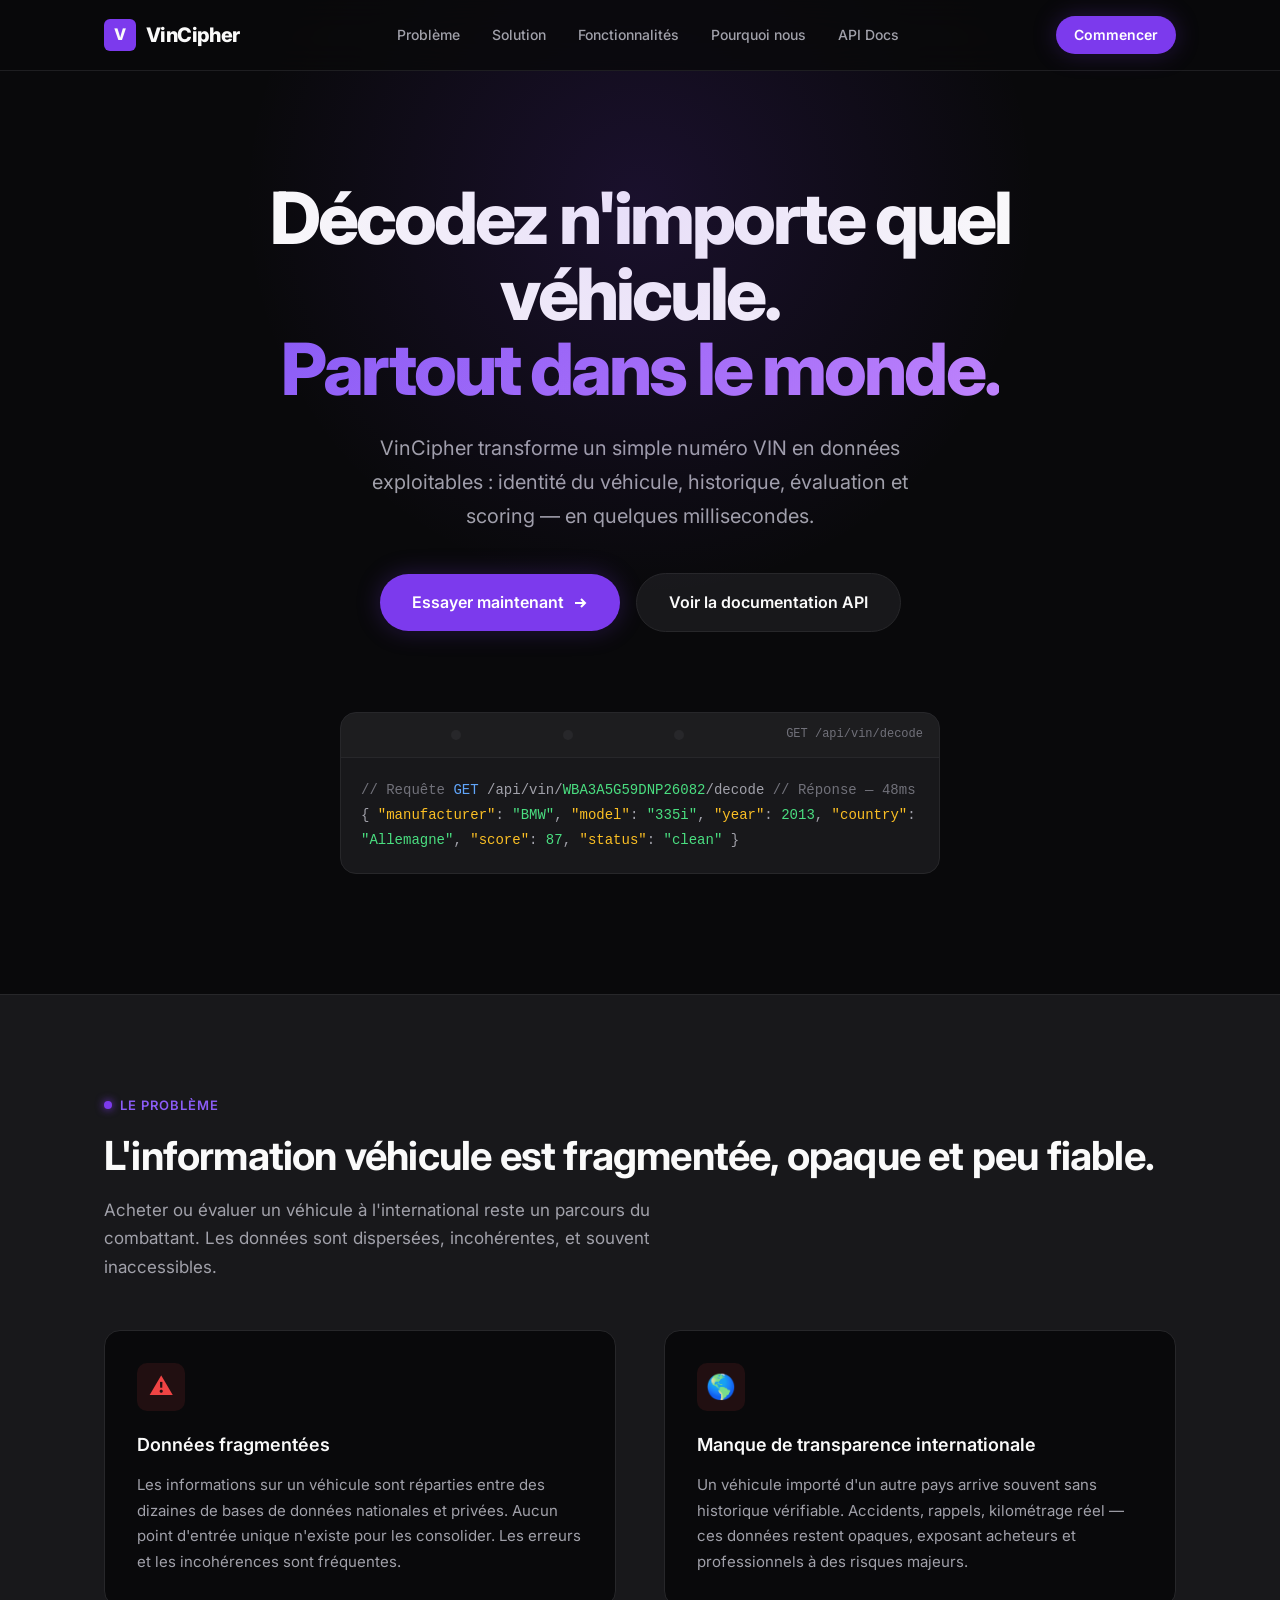
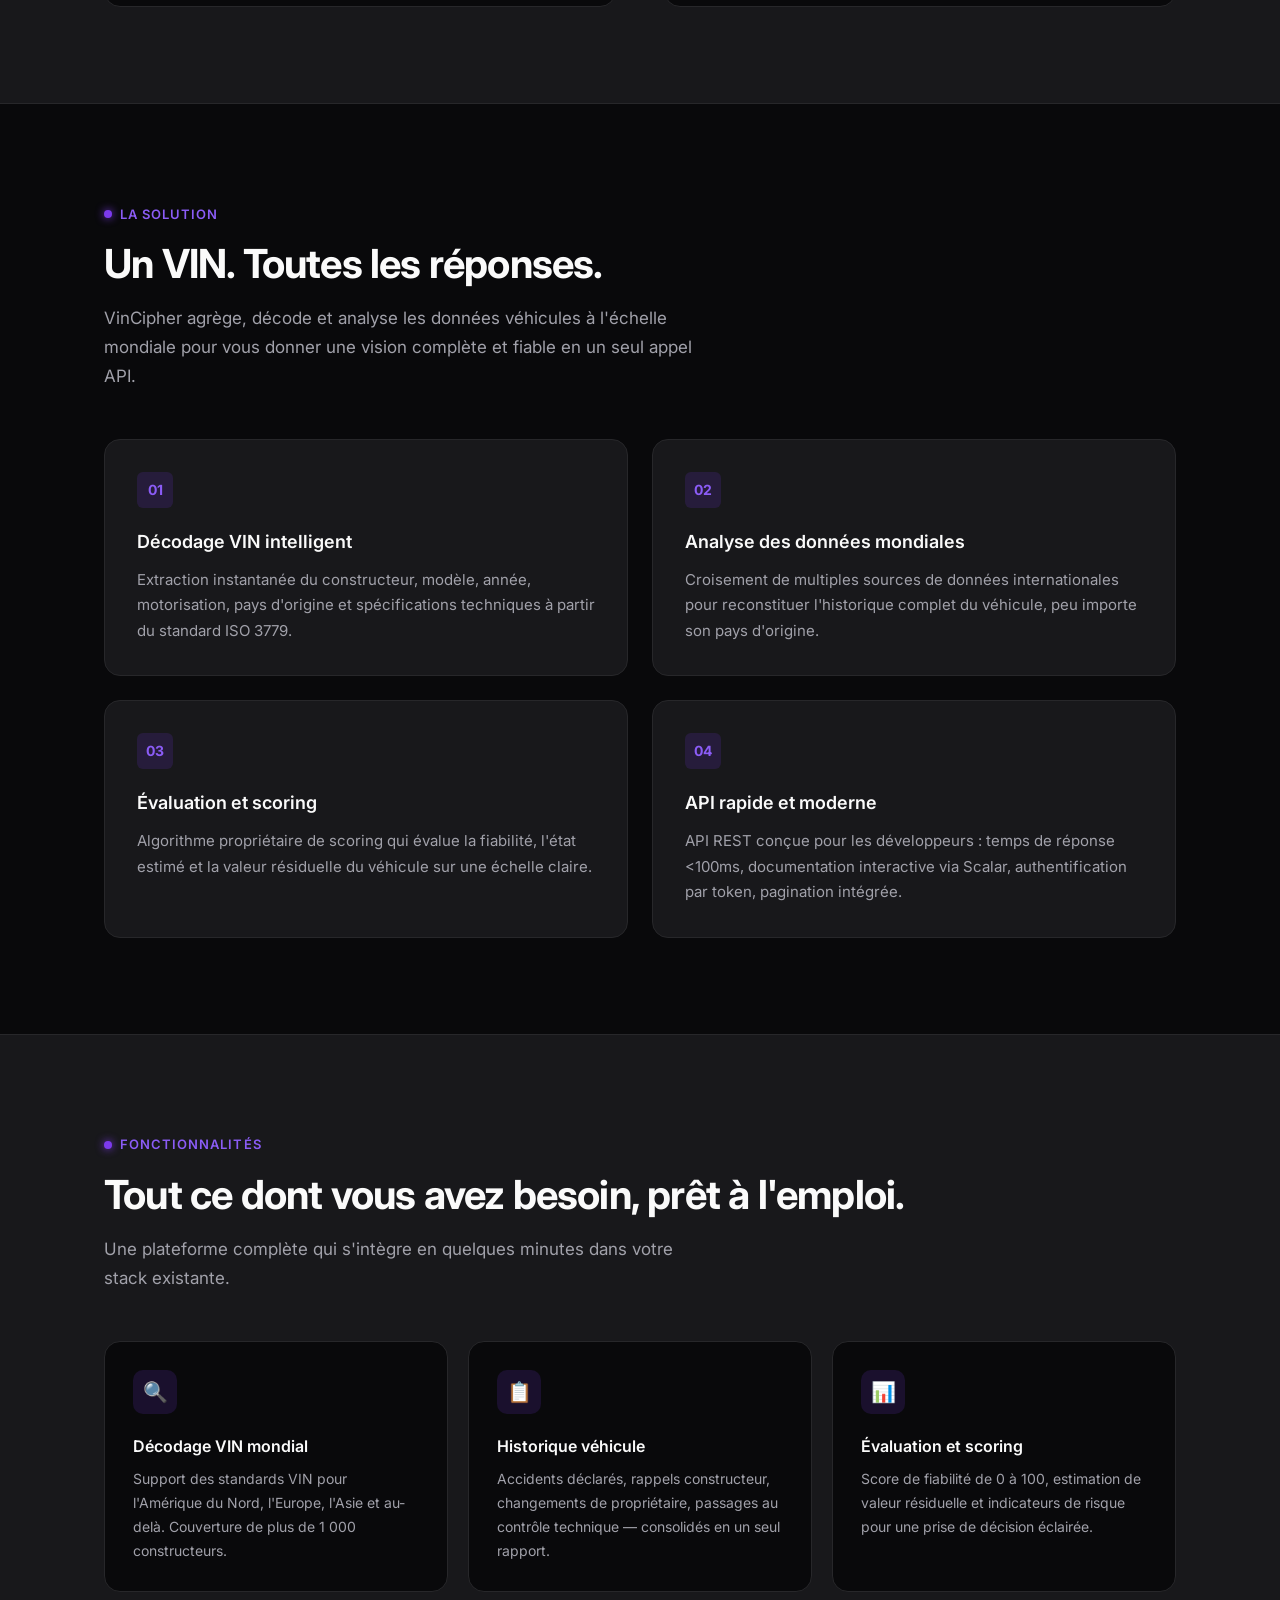
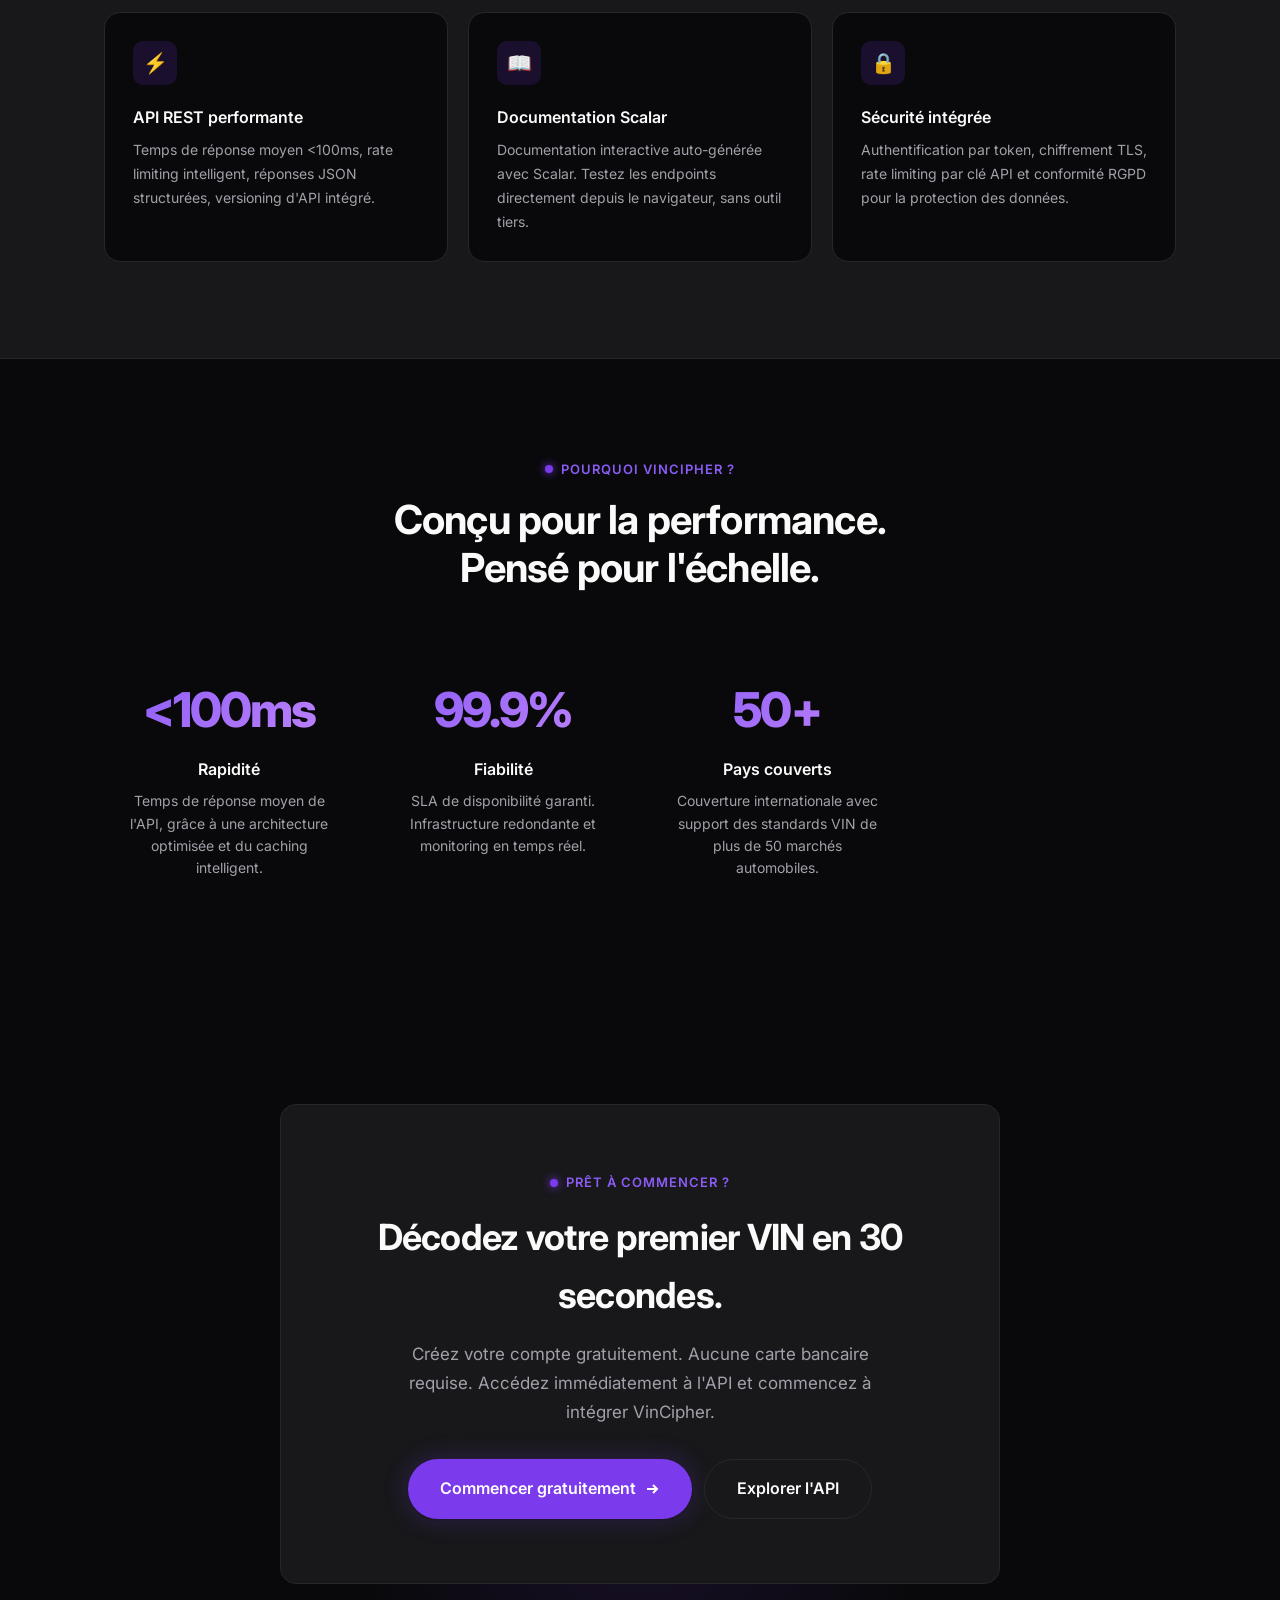
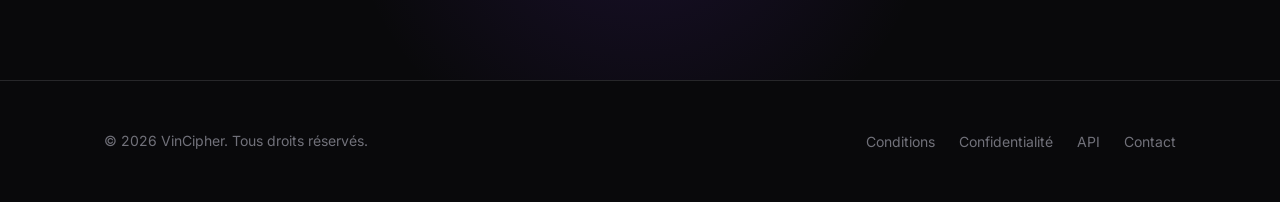
<file: HermesEyes.com/wwwroot/index.html>
<!DOCTYPE html>
<html lang="fr">
<head>
    <meta charset="UTF-8">
    <meta name="viewport" content="width=device-width, initial-scale=1.0">
    <title>VinCipher &mdash; D&eacute;codez et &eacute;valuez n&#39;importe quel v&eacute;hicule au monde</title>
    <meta name="description" content="VinCipher est une plateforme SaaS qui d&eacute;code et &eacute;value les v&eacute;hicules du monde entier &agrave; partir de leur VIN. API rapide, fiable et moderne.">
    <link rel="preconnect" href="https://fonts.googleapis.com">
    <link rel="preconnect" href="https://fonts.gstatic.com" crossorigin>
    <link href="https://fonts.googleapis.com/css2?family=Inter:wght@400;500;600;700;800&display=swap" rel="stylesheet">
    <style>
        *,*::before,*::after{margin:0;padding:0;box-sizing:border-box}
        :root{--color-bg:#09090b;--color-surface:#18181b;--color-surface-hover:#27272a;--color-border:#27272a;--color-border-subtle:#1e1e21;--color-text:#fafafa;--color-text-secondary:#a1a1aa;--color-text-muted:#71717a;--color-accent:#7c3aed;--color-accent-light:#8b5cf6;--color-accent-glow:rgba(124,58,237,0.15);--color-accent-glow-strong:rgba(124,58,237,0.25);--font-sans:'Inter',-apple-system,BlinkMacSystemFont,'Segoe UI',sans-serif;--radius-sm:6px;--radius-md:10px;--radius-lg:16px;--radius-full:9999px;--max-width:1120px}
        html{scroll-behavior:smooth;-webkit-font-smoothing:antialiased;-moz-osx-font-smoothing:grayscale}
        body{font-family:var(--font-sans);background-color:var(--color-bg);color:var(--color-text);line-height:1.6;overflow-x:hidden}
        a{color:inherit;text-decoration:none}
        img{display:block;max-width:100%}
        .container{width:100%;max-width:var(--max-width);margin:0 auto;padding:0 24px}
        .section{padding:96px 0}
        .section-label{display:inline-flex;align-items:center;gap:8px;font-size:13px;font-weight:600;text-transform:uppercase;letter-spacing:.08em;color:var(--color-accent-light);margin-bottom:16px}
        .section-label::before{content:'';display:inline-block;width:8px;height:8px;border-radius:50%;background:var(--color-accent);box-shadow:0 0 8px var(--color-accent)}
        .section-title{font-size:clamp(28px,4vw,40px);font-weight:700;line-height:1.2;letter-spacing:-.02em;margin-bottom:16px}
        .section-description{font-size:17px;color:var(--color-text-secondary);max-width:600px;line-height:1.7}
        .btn{display:inline-flex;align-items:center;justify-content:center;gap:8px;padding:12px 24px;font-size:15px;font-weight:600;font-family:var(--font-sans);border-radius:var(--radius-full);border:none;cursor:pointer;transition:all .2s ease;white-space:nowrap}
        .btn-primary{background:var(--color-accent);color:#fff;box-shadow:0 0 24px var(--color-accent-glow-strong),0 1px 2px rgba(0,0,0,.3)}
        .btn-primary:hover{background:var(--color-accent-light);box-shadow:0 0 32px var(--color-accent-glow-strong),0 4px 12px rgba(0,0,0,.4);transform:translateY(-1px)}
        .btn-secondary{background:var(--color-surface);color:var(--color-text);border:1px solid var(--color-border)}
        .btn-secondary:hover{background:var(--color-surface-hover);border-color:var(--color-text-muted)}
        .btn-large{padding:16px 32px;font-size:16px}
        .navbar{position:fixed;top:0;left:0;right:0;z-index:100;padding:16px 0;background:rgba(9,9,11,.8);backdrop-filter:blur(16px);-webkit-backdrop-filter:blur(16px);border-bottom:1px solid var(--color-border-subtle)}
        .navbar .container{display:flex;align-items:center;justify-content:space-between}
        .navbar-brand{display:flex;align-items:center;gap:10px;font-size:20px;font-weight:800;letter-spacing:-.03em}
        .navbar-brand-icon{display:flex;align-items:center;justify-content:center;width:32px;height:32px;background:var(--color-accent);border-radius:var(--radius-sm);font-size:16px}
        .navbar-links{display:flex;align-items:center;gap:32px;list-style:none}
        .navbar-links a{font-size:14px;font-weight:500;color:var(--color-text-secondary);transition:color .2s}
        .navbar-links a:hover{color:var(--color-text)}
        .navbar-actions{display:flex;align-items:center;gap:12px}
        .navbar-actions .btn{padding:8px 18px;font-size:14px}
        .mobile-toggle{display:none;background:none;border:none;color:var(--color-text);cursor:pointer;padding:8px}
        .hero{position:relative;padding:180px 0 120px;text-align:center;overflow:hidden}
        .hero::before{content:'';position:absolute;top:-200px;left:50%;transform:translateX(-50%);width:800px;height:800px;background:radial-gradient(ellipse,var(--color-accent-glow) 0%,transparent 70%);pointer-events:none}
        .hero-badge{display:inline-flex;align-items:center;gap:8px;padding:6px 16px;font-size:13px;font-weight:500;color:var(--color-accent-light);background:var(--color-accent-glow);border:1px solid rgba(124,58,237,.2);border-radius:var(--radius-full);margin-bottom:32px}
        .hero-badge-dot{width:6px;height:6px;border-radius:50%;background:var(--color-accent-light);animation:pulse-dot 2s ease-in-out infinite}
        @keyframes pulse-dot{0%,100%{opacity:1}50%{opacity:.4}}
        .hero-title{font-size:clamp(40px,6vw,72px);font-weight:800;line-height:1.05;letter-spacing:-.04em;margin-bottom:24px;max-width:800px;margin-left:auto;margin-right:auto}
        .hero-title .highlight{background:linear-gradient(135deg,var(--color-accent-light),#c084fc);-webkit-background-clip:text;background-clip:text;-webkit-text-fill-color:transparent;color:transparent}
        .hero-subtitle{font-size:clamp(17px,2vw,20px);color:var(--color-text-secondary);max-width:560px;margin:0 auto 40px;line-height:1.7}
        .hero-actions{display:flex;align-items:center;justify-content:center;gap:16px;flex-wrap:wrap}
        .hero-visual{margin-top:80px;position:relative}
        .hero-code-block{max-width:600px;margin:0 auto;background:var(--color-surface);border:1px solid var(--color-border);border-radius:var(--radius-lg);overflow:hidden;text-align:left}
        .hero-code-header{display:flex;align-items:center;gap:8px;padding:12px 16px;background:rgba(255,255,255,.02);border-bottom:1px solid var(--color-border)}
        .hero-code-dot{width:10px;height:10px;border-radius:50%;background:var(--color-border)}
        .hero-code-header span{margin-left:auto;font-size:12px;color:var(--color-text-muted);font-family:monospace}
        .hero-code-body{padding:20px;font-family:'SF Mono','Fira Code','Cascadia Code',monospace;font-size:14px;line-height:1.8;color:var(--color-text-secondary);overflow-x:auto}
        .hero-code-body .keyword{color:#c084fc}.hero-code-body .string{color:#4ade80}.hero-code-body .comment{color:var(--color-text-muted)}.hero-code-body .method{color:#60a5fa}.hero-code-body .property{color:#fbbf24}
        .problem{background:var(--color-surface);border-top:1px solid var(--color-border);border-bottom:1px solid var(--color-border)}
        .problem-grid{display:grid;grid-template-columns:1fr 1fr;gap:48px;align-items:center;margin-top:48px}
        .problem-card{padding:32px;background:var(--color-bg);border:1px solid var(--color-border);border-radius:var(--radius-lg)}
        .problem-card-icon{display:flex;align-items:center;justify-content:center;width:48px;height:48px;border-radius:var(--radius-md);background:rgba(239,68,68,.1);color:#ef4444;font-size:24px;margin-bottom:20px}
        .problem-card h3{font-size:18px;font-weight:600;margin-bottom:12px}
        .problem-card p{font-size:15px;color:var(--color-text-secondary);line-height:1.7}
        .solution-grid{display:grid;grid-template-columns:repeat(2,1fr);gap:24px;margin-top:48px}
        .solution-card{padding:32px;background:var(--color-surface);border:1px solid var(--color-border);border-radius:var(--radius-lg);transition:border-color .2s,box-shadow .2s}
        .solution-card:hover{border-color:var(--color-accent);box-shadow:0 0 24px var(--color-accent-glow)}
        .solution-card-number{display:flex;align-items:center;justify-content:center;width:36px;height:36px;border-radius:var(--radius-sm);background:var(--color-accent-glow);color:var(--color-accent-light);font-size:14px;font-weight:700;margin-bottom:20px}
        .solution-card h3{font-size:18px;font-weight:600;margin-bottom:10px}
        .solution-card p{font-size:15px;color:var(--color-text-secondary);line-height:1.7}
        .features{background:var(--color-surface);border-top:1px solid var(--color-border);border-bottom:1px solid var(--color-border)}
        .features-grid{display:grid;grid-template-columns:repeat(3,1fr);gap:20px;margin-top:48px}
        .feature-card{padding:28px;background:var(--color-bg);border:1px solid var(--color-border);border-radius:var(--radius-lg);transition:border-color .2s}
        .feature-card:hover{border-color:var(--color-text-muted)}
        .feature-icon{display:flex;align-items:center;justify-content:center;width:44px;height:44px;border-radius:var(--radius-md);background:var(--color-accent-glow);margin-bottom:20px;font-size:20px}
        .feature-card h3{font-size:16px;font-weight:600;margin-bottom:8px}
        .feature-card p{font-size:14px;color:var(--color-text-secondary);line-height:1.7}
        .why-grid{display:grid;grid-template-columns:repeat(4,1fr);gap:24px;margin-top:48px}
        .why-card{text-align:center;padding:32px 20px}
        .why-metric{font-size:48px;font-weight:800;letter-spacing:-.04em;background:linear-gradient(135deg,var(--color-accent-light),#c084fc);-webkit-background-clip:text;background-clip:text;-webkit-text-fill-color:transparent;color:transparent;margin-bottom:8px}
        .why-card h3{font-size:16px;font-weight:600;margin-bottom:8px}
        .why-card p{font-size:14px;color:var(--color-text-secondary);line-height:1.6}
        .cta{text-align:center;position:relative;overflow:hidden}
        .cta::before{content:'';position:absolute;bottom:-100px;left:50%;transform:translateX(-50%);width:600px;height:600px;background:radial-gradient(ellipse,var(--color-accent-glow) 0%,transparent 70%);pointer-events:none}
        .cta-box{position:relative;padding:64px 48px;background:var(--color-surface);border:1px solid var(--color-border);border-radius:var(--radius-lg);max-width:720px;margin:0 auto}
        .cta-box h2{font-size:clamp(28px,3.5vw,36px);font-weight:700;letter-spacing:-.02em;margin-bottom:16px}
        .cta-box p{font-size:17px;color:var(--color-text-secondary);margin-bottom:32px;max-width:480px;margin-left:auto;margin-right:auto;line-height:1.7}
        .footer{padding:48px 0;border-top:1px solid var(--color-border)}
        .footer .container{display:flex;align-items:center;justify-content:space-between}
        .footer-brand{font-size:14px;color:var(--color-text-muted)}
        .footer-links{display:flex;gap:24px;list-style:none}
        .footer-links a{font-size:14px;color:var(--color-text-muted);transition:color .2s}
        .footer-links a:hover{color:var(--color-text)}
        .footer-tech{display:flex;align-items:center;gap:8px;font-size:13px;color:var(--color-text-muted)}
        .footer-tech-badge{padding:2px 8px;font-size:11px;font-weight:600;background:var(--color-accent-glow);color:var(--color-accent-light);border-radius:var(--radius-sm)}
        @media(max-width:1024px){.features-grid{grid-template-columns:repeat(2,1fr)}.why-grid{grid-template-columns:repeat(2,1fr)}}
        @media(max-width:768px){.section{padding:64px 0}.hero{padding:140px 0 80px}.navbar-links,.navbar-actions{display:none}.mobile-toggle{display:block}.problem-grid{grid-template-columns:1fr;gap:24px}.solution-grid{grid-template-columns:1fr}.features-grid{grid-template-columns:1fr}.why-grid{grid-template-columns:1fr;gap:8px}.hero-actions{flex-direction:column}.hero-actions .btn{width:100%}.footer .container{flex-direction:column;gap:24px;text-align:center}.cta-box{padding:40px 24px}}
    </style>
</head>
<body>
    <nav class="navbar" role="navigation" aria-label="Navigation principale">
        <div class="container">
            <a href="/" class="navbar-brand"><span class="navbar-brand-icon">V</span> VinCipher</a>
            <ul class="navbar-links">
                <li><a href="#problem">Probl&egrave;me</a></li>
                <li><a href="#solution">Solution</a></li>
                <li><a href="#features">Fonctionnalit&eacute;s</a></li>
                <li><a href="#why">Pourquoi nous</a></li>
                <li><a href="/scalar/v1">API Docs</a></li>
            </ul>
            <div class="navbar-actions"><a href="#cta" class="btn btn-primary">Commencer</a></div>
            <button class="mobile-toggle" aria-label="Menu"><svg width="24" height="24" viewBox="0 0 24 24" fill="none" stroke="currentColor" stroke-width="2"><line x1="3" y1="6" x2="21" y2="6"/><line x1="3" y1="12" x2="21" y2="12"/><line x1="3" y1="18" x2="21" y2="18"/></svg></button>
        </div>
    </nav>

    <section class="hero">
        <div class="container">
            <h1 class="hero-title">D&eacute;codez n&#39;importe quel v&eacute;hicule.<br><span class="highlight">Partout dans le monde.</span></h1>
            <p class="hero-subtitle">VinCipher transforme un simple num&eacute;ro VIN en donn&eacute;es exploitables : identit&eacute; du v&eacute;hicule, historique, &eacute;valuation et scoring &mdash; en quelques millisecondes.</p>
            <div class="hero-actions">
                <a href="#cta" class="btn btn-primary btn-large">Essayer maintenant <svg width="16" height="16" viewBox="0 0 16 16" fill="none" stroke="currentColor" stroke-width="2"><path d="M3 8h10m-4-4 4 4-4 4"/></svg></a>
                <a href="/scalar/v1" class="btn btn-secondary btn-large">Voir la documentation API</a>
            </div>
            <div class="hero-visual">
                <div class="hero-code-block">
                    <div class="hero-code-header"><span class="hero-code-dot"></span><span class="hero-code-dot"></span><span class="hero-code-dot"></span><span>GET /api/vin/decode</span></div>
                    <div class="hero-code-body">
<span class="comment">// Requ&ecirc;te</span>
<span class="method">GET</span> /api/vin/<span class="string">WBA3A5G59DNP26082</span>/decode

<span class="comment">// R&eacute;ponse &mdash; 48ms</span>
{
  <span class="property">"manufacturer"</span>: <span class="string">"BMW"</span>,
  <span class="property">"model"</span>: <span class="string">"335i"</span>,
  <span class="property">"year"</span>: <span class="string">2013</span>,
  <span class="property">"country"</span>: <span class="string">"Allemagne"</span>,
  <span class="property">"score"</span>: <span class="string">87</span>,
  <span class="property">"status"</span>: <span class="string">"clean"</span>
}
                    </div>
                </div>
            </div>
        </div>
    </section>

    <section class="problem section" id="problem">
        <div class="container">
            <span class="section-label">Le probl&egrave;me</span>
            <h2 class="section-title">L&#39;information v&eacute;hicule est fragment&eacute;e, opaque et peu fiable.</h2>
            <p class="section-description">Acheter ou &eacute;valuer un v&eacute;hicule &agrave; l&#39;international reste un parcours du combattant. Les donn&eacute;es sont dispers&eacute;es, incoh&eacute;rentes, et souvent inaccessibles.</p>
            <div class="problem-grid">
                <div class="problem-card">
                    <div class="problem-card-icon">&#9888;</div>
                    <h3>Donn&eacute;es fragment&eacute;es</h3>
                    <p>Les informations sur un v&eacute;hicule sont r&eacute;parties entre des dizaines de bases de donn&eacute;es nationales et priv&eacute;es. Aucun point d&#39;entr&eacute;e unique n&#39;existe pour les consolider. Les erreurs et les incoh&eacute;rences sont fr&eacute;quentes.</p>
                </div>
                <div class="problem-card">
                    <div class="problem-card-icon">&#127758;</div>
                    <h3>Manque de transparence internationale</h3>
                    <p>Un v&eacute;hicule import&eacute; d&#39;un autre pays arrive souvent sans historique v&eacute;rifiable. Accidents, rappels, kilom&eacute;trage r&eacute;el &mdash; ces donn&eacute;es restent opaques, exposant acheteurs et professionnels &agrave; des risques majeurs.</p>
                </div>
            </div>
        </div>
    </section>

    <section class="section" id="solution">
        <div class="container">
            <span class="section-label">La solution</span>
            <h2 class="section-title">Un VIN. Toutes les r&eacute;ponses.</h2>
            <p class="section-description">VinCipher agr&egrave;ge, d&eacute;code et analyse les donn&eacute;es v&eacute;hicules &agrave; l&#39;&eacute;chelle mondiale pour vous donner une vision compl&egrave;te et fiable en un seul appel API.</p>
            <div class="solution-grid">
                <div class="solution-card"><div class="solution-card-number">01</div><h3>D&eacute;codage VIN intelligent</h3><p>Extraction instantan&eacute;e du constructeur, mod&egrave;le, ann&eacute;e, motorisation, pays d&#39;origine et sp&eacute;cifications techniques &agrave; partir du standard ISO 3779.</p></div>
                <div class="solution-card"><div class="solution-card-number">02</div><h3>Analyse des donn&eacute;es mondiales</h3><p>Croisement de multiples sources de donn&eacute;es internationales pour reconstituer l&#39;historique complet du v&eacute;hicule, peu importe son pays d&#39;origine.</p></div>
                <div class="solution-card"><div class="solution-card-number">03</div><h3>&Eacute;valuation et scoring</h3><p>Algorithme propri&eacute;taire de scoring qui &eacute;value la fiabilit&eacute;, l&#39;&eacute;tat estim&eacute; et la valeur r&eacute;siduelle du v&eacute;hicule sur une &eacute;chelle claire.</p></div>
                <div class="solution-card"><div class="solution-card-number">04</div><h3>API rapide et moderne</h3><p>API REST con&ccedil;ue pour les d&eacute;veloppeurs : temps de r&eacute;ponse &lt;100ms, documentation interactive via Scalar, authentification par token, pagination int&eacute;gr&eacute;e.</p></div>
            </div>
        </div>
    </section>

    <section class="features section" id="features">
        <div class="container">
            <span class="section-label">Fonctionnalit&eacute;s</span>
            <h2 class="section-title">Tout ce dont vous avez besoin, pr&ecirc;t &agrave; l&#39;emploi.</h2>
            <p class="section-description">Une plateforme compl&egrave;te qui s&#39;int&egrave;gre en quelques minutes dans votre stack existante.</p>
            <div class="features-grid">
                <div class="feature-card"><div class="feature-icon">&#128269;</div><h3>D&eacute;codage VIN mondial</h3><p>Support des standards VIN pour l&#39;Am&eacute;rique du Nord, l&#39;Europe, l&#39;Asie et au-del&agrave;. Couverture de plus de 1&nbsp;000 constructeurs.</p></div>
                <div class="feature-card"><div class="feature-icon">&#128203;</div><h3>Historique v&eacute;hicule</h3><p>Accidents d&eacute;clar&eacute;s, rappels constructeur, changements de propri&eacute;taire, passages au contr&ocirc;le technique &mdash; consolid&eacute;s en un seul rapport.</p></div>
                <div class="feature-card"><div class="feature-icon">&#128202;</div><h3>&Eacute;valuation et scoring</h3><p>Score de fiabilit&eacute; de 0 &agrave; 100, estimation de valeur r&eacute;siduelle et indicateurs de risque pour une prise de d&eacute;cision &eacute;clair&eacute;e.</p></div>
                <div class="feature-card"><div class="feature-icon">&#9889;</div><h3>API REST performante</h3><p>Temps de r&eacute;ponse moyen &lt;100ms, rate limiting intelligent, r&eacute;ponses JSON structur&eacute;es, versioning d&#39;API int&eacute;gr&eacute;.</p></div>
                <div class="feature-card"><div class="feature-icon">&#128214;</div><h3>Documentation Scalar</h3><p>Documentation interactive auto-g&eacute;n&eacute;r&eacute;e avec Scalar. Testez les endpoints directement depuis le navigateur, sans outil tiers.</p></div>
                <div class="feature-card"><div class="feature-icon">&#128274;</div><h3>S&eacute;curit&eacute; int&eacute;gr&eacute;e</h3><p>Authentification par token, chiffrement TLS, rate limiting par cl&eacute; API et conformit&eacute; RGPD pour la protection des donn&eacute;es.</p></div>
            </div>
        </div>
    </section>

    <section class="section" id="why">
        <div class="container">
            <div style="text-align:center">
                <span class="section-label">Pourquoi VinCipher ?</span>
                <h2 class="section-title" style="max-width:600px;margin-left:auto;margin-right:auto">Con&ccedil;u pour la performance.<br>Pens&eacute; pour l&#39;&eacute;chelle.</h2>
            </div>
            <div class="why-grid">
                <div class="why-card"><div class="why-metric">&lt;100ms</div><h3>Rapidit&eacute;</h3><p>Temps de r&eacute;ponse moyen de l&#39;API, gr&acirc;ce &agrave; une architecture optimis&eacute;e et du caching intelligent.</p></div>
                <div class="why-card"><div class="why-metric">99.9%</div><h3>Fiabilit&eacute;</h3><p>SLA de disponibilit&eacute; garanti. Infrastructure redondante et monitoring en temps r&eacute;el.</p></div>
                <div class="why-card"><div class="why-metric">50+</div><h3>Pays couverts</h3><p>Couverture internationale avec support des standards VIN de plus de 50 march&eacute;s automobiles.</p></div>
            </div>
        </div>
    </section>

    <section class="cta section" id="cta">
        <div class="container">
            <div class="cta-box">
                <span class="section-label">Pr&ecirc;t &agrave; commencer ?</span>
                <h2>D&eacute;codez votre premier VIN en 30 secondes.</h2>
                <p>Cr&eacute;ez votre compte gratuitement. Aucune carte bancaire requise. Acc&eacute;dez imm&eacute;diatement &agrave; l&#39;API et commencez &agrave; int&eacute;grer VinCipher.</p>
                <div style="display:flex;gap:12px;justify-content:center;flex-wrap:wrap">
                    <a href="#" class="btn btn-primary btn-large">Commencer gratuitement <svg width="16" height="16" viewBox="0 0 16 16" fill="none" stroke="currentColor" stroke-width="2"><path d="M3 8h10m-4-4 4 4-4 4"/></svg></a>
                    <a href="/scalar/v1" class="btn btn-secondary btn-large">Explorer l&#39;API</a>
                </div>
            </div>
        </div>
    </section>

    <footer class="footer">
        <div class="container">
            <span class="footer-brand">&copy; 2026 VinCipher. Tous droits r&eacute;serv&eacute;s.</span>
            <ul class="footer-links">
                <li><a href="#">Conditions</a></li>
                <li><a href="#">Confidentialit&eacute;</a></li>
                <li><a href="/scalar/v1">API</a></li>
                <li><a href="#">Contact</a></li>
            </ul>            
        </div>
    </footer>

    <script>
    document.querySelector('.mobile-toggle')?.addEventListener('click',function(){
        const n=document.querySelector('.navbar-links'),a=document.querySelector('.navbar-actions'),v=n.style.display==='flex';
        n.style.cssText=v?'':'display:flex;flex-direction:column;position:absolute;top:64px;left:0;right:0;background:var(--color-bg);padding:16px 24px;border-bottom:1px solid var(--color-border)';
        a.style.cssText=v?'':'display:flex;position:absolute;top:'+(n.offsetHeight+64)+'px;left:0;right:0;padding:0 24px 16px;background:var(--color-bg)';
    });
    </script>
</body>
</html>
</file>
